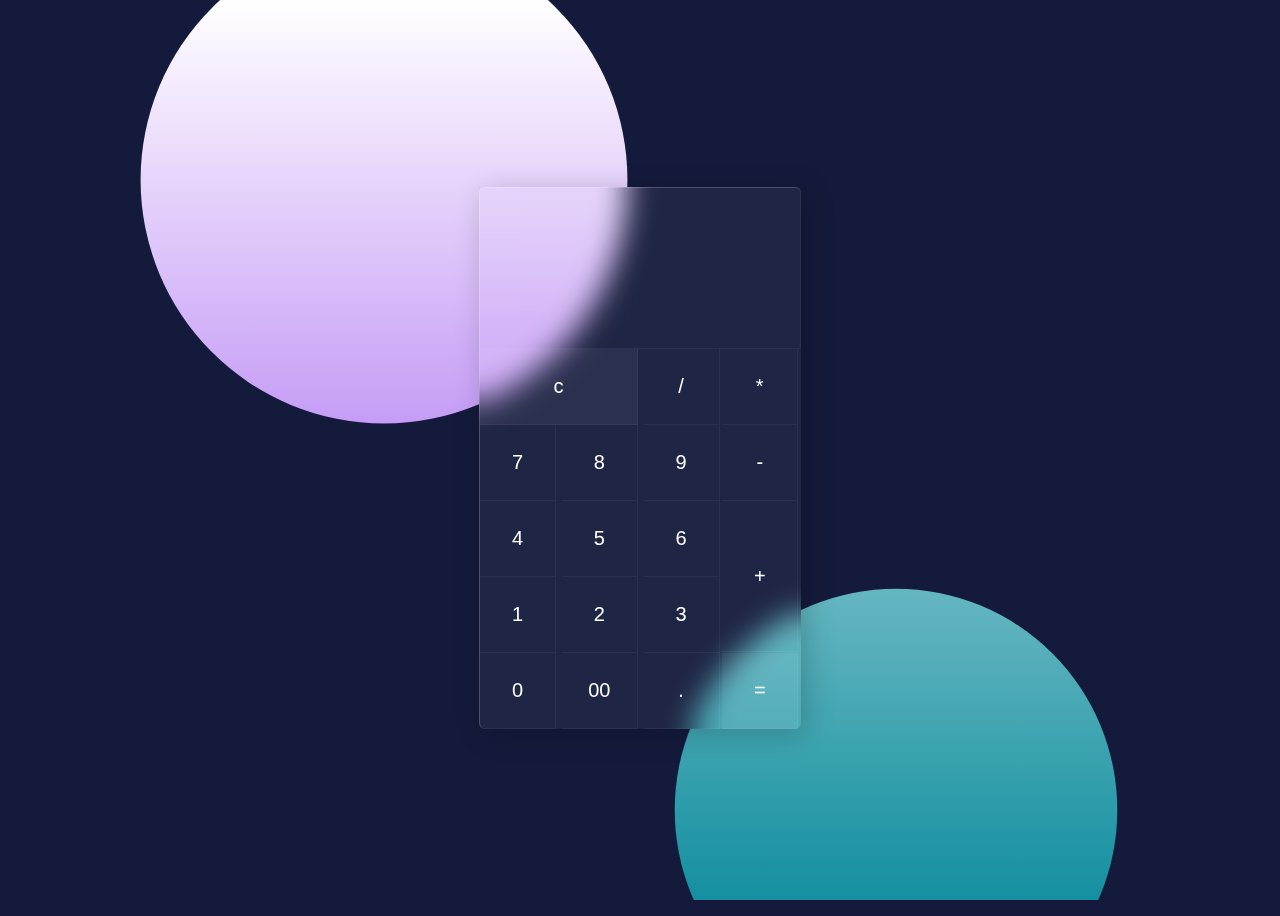
<file: Calculadora (cristalmorfismo)/index.html>
<!DOCTYPE html>
<html lang="en">
    <head>
        <meta charset="UTF-8">
        <meta http-equiv="X-UA-Compatible" content="IE=edge">
        <meta name="viewport" content="width=device-width, initial-scale=1.0">
        <title>Calculadora Cristalmorfica</title>
        <link rel="stylesheet" href="calculadoraConCristalmorfismo.css">
    </head>
    <body>
        <div class="container">
            <form class ="calculadora" name="calc">
                <input type="text" readonly class="value" name="txt">
                <span class="numClear" onclick="calc.txt.value=''" >c</span>
                <span class="num" onclick="document.calc.txt.value += '/'">/</span>
                <span class="num" onclick="document.calc.txt.value += '*'">*</span>
                <span class="num" onclick="document.calc.txt.value += '7'">7</span>
                <span class="num" onclick="document.calc.txt.value += '8'">8</span>
                <span class="num" onclick="document.calc.txt.value += '9'">9</span>
                <span class="num" onclick="document.calc.txt.value += '-'">-</span>
                <span class="num" onclick="document.calc.txt.value += '4'">4</span>
                <span class="num" onclick="document.calc.txt.value += '5'">5</span>
                <span class="num" onclick="document.calc.txt.value += '6'">6</span>
                <span class="numPlus" onclick="document.calc.txt.value += '+'">+</span>
                <span class="num" onclick="document.calc.txt.value += '1'">1</span>
                <span class="num" onclick="document.calc.txt.value += '2'">2</span>
                <span class="num" onclick="document.calc.txt.value += '3'">3</span>
                <span class="num" onclick="document.calc.txt.value += '0'">0</span>
                <span class="num" onclick="document.calc.txt.value += '00'">00</span>
                <span class="num" onclick="document.calc.txt.value += '.'">.</span>
                <span class="numIgual" onclick="document.calc.txt.value =eval(calc.txt.value)">=</span>
            </form>
        </div>
            
         <!-- Script para girar (para efecto cristalmorfismo) -->
         
            <script type="text/javascript" src="vanilla-tilt.js"></script>
            <script type="text/javascript">
            VanillaTilt.init(document.querySelector(".container"), {
                max: 25,
                speed: 400,
                glare:true,
                "max-glare":0.2,
                });</script>
    </body>
</html>
</file>
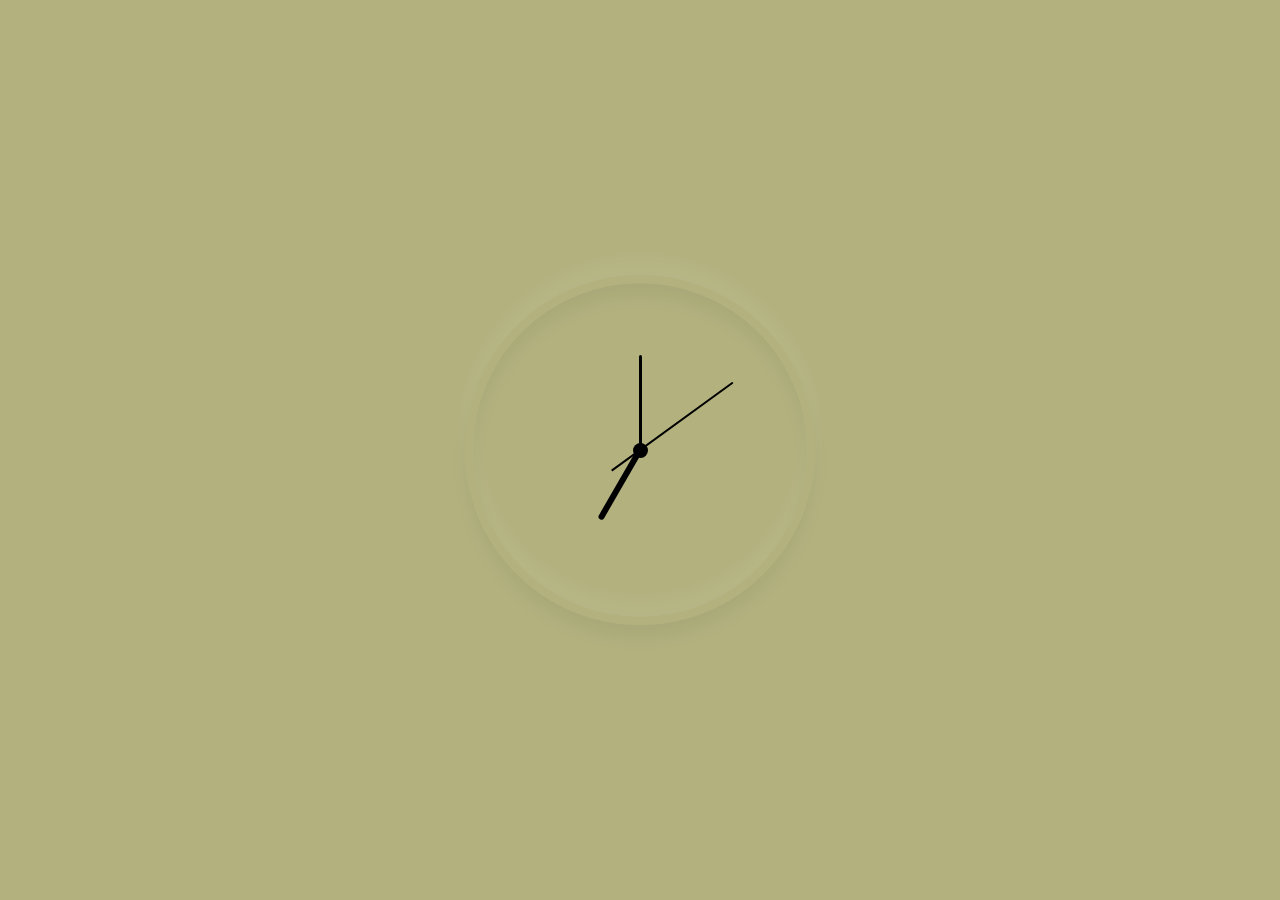
<file: Reloj analogico con movimiento/Reloj analogico con movimiento/Reloj analogico.html>
<!DOCTYPE html>
<html lang="en">
    <head>
        <meta charset="UTF-8">
        <meta http-equiv="X-UA-Compatible" content="IE=edge">
        <meta name="viewport" content="width=device-width, initial-scale=1.0">
        <title>Reloj Analogico / Analog Clock</title>
        <link rel="stylesheet" href="Estilo del reloj.css">
    </head>
    <body>
        <div class="reloj">
               <div class="hora">
                   <div class="hs" id="hs"></div>
                </div>
                <div class="minuto">
                    <div class="min" id="min"></div>
                </div>
                <div class="segundo">
                    <div class="sg" id="sg"></div>
                </div>
        </div>
        <script type="text/javascript">
            const deg = 6;
            const hs = document.querySelector('#hs');
            const min = document.querySelector('#min');
            const sg = document.querySelector('#sg');

            setInterval(() =>{
                let day = new Date();
            let hh = day.getHours() * 30;  
            let mm = day.getMinutes() * deg;
            let ss= day.getSeconds() * deg;

            hs.style.transform = `rotateZ(${(hh)+(mm/12)}deg)`;
            min.style.transform = `rotateZ(${(mm)}deg)`;
            sg.style.transform = `rotateZ(${(ss)}deg)`;

            })
          

        </script>
    </body>
</html>
</file>
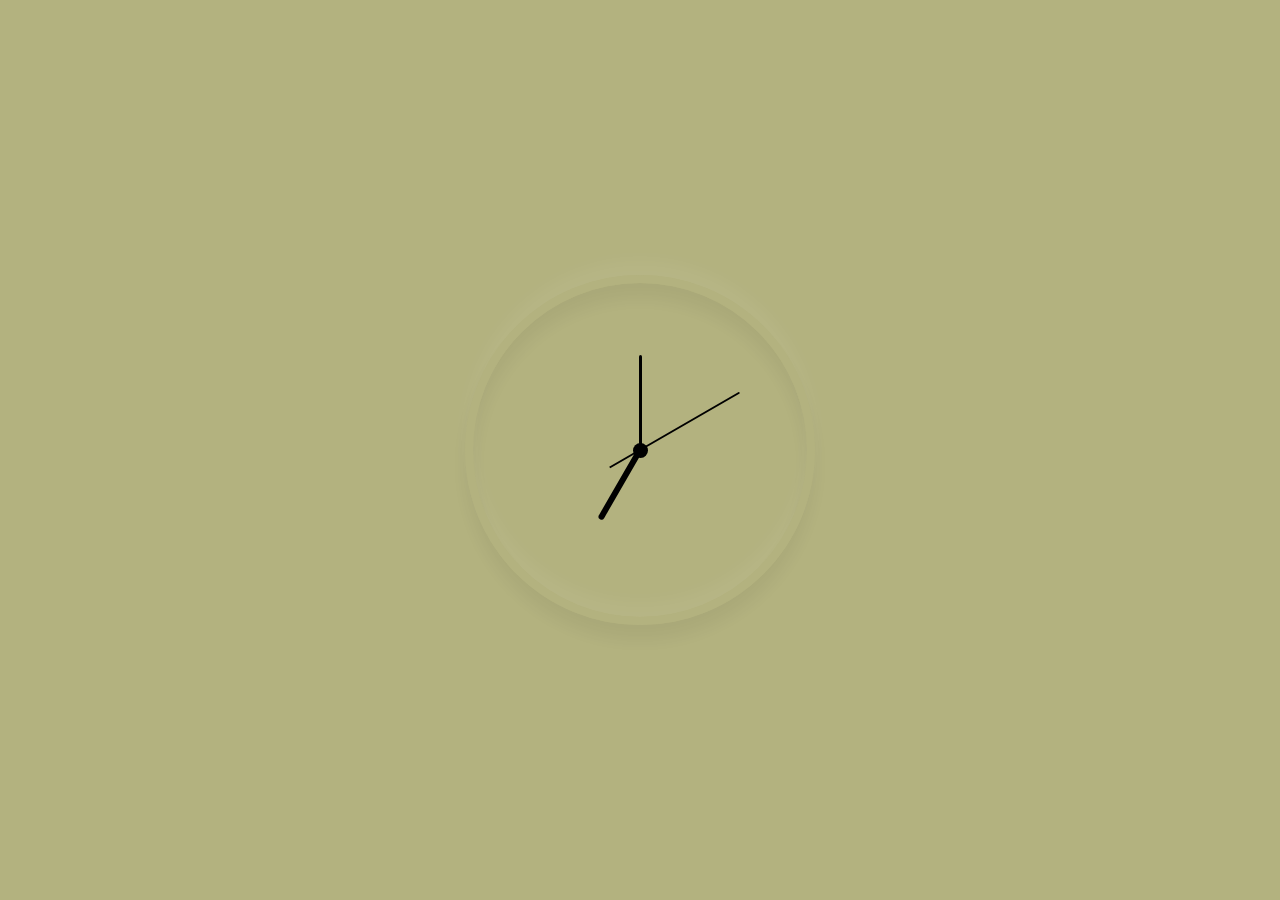
<file: Reloj analogico con movimiento/Reloj analogico con movimiento/Relojanalogico.html>
<!DOCTYPE html>
<html lang="en">
    <head>
        <meta charset="UTF-8">
        <meta http-equiv="X-UA-Compatible" content="IE=edge">
        <meta name="viewport" content="width=device-width, initial-scale=1.0">
        <title>Reloj Analogico / Analog Clock</title>
        <link rel="stylesheet" href="Estilo del reloj.css">
    </head>
    <body>
        <!--Reloj analogico con en tiempo real-->
<section>
        <div class="reloj">
               <div class="hora">
                   <div class="hs" id="hs"></div>
                </div>
                <div class="minuto">
                    <div class="min" id="min"></div>
                </div>
                <div class="segundo">
                    <div class="sg" id="sg"></div>
                </div>
        </div>
        <script type="text/javascript">
            const deg = 6;
            const hs = document.querySelector('#hs');
            const min = document.querySelector('#min');
            const sg = document.querySelector('#sg');

            setInterval(() =>{
                let day = new Date();
            let hh = day.getHours() * 30;  
            let mm = day.getMinutes() * deg;
            let ss= day.getSeconds() * deg;

            hs.style.transform = `rotateZ(${(hh)+(mm/12)}deg)`;
            min.style.transform = `rotateZ(${(mm)}deg)`;
            sg.style.transform = `rotateZ(${(ss)}deg)`;

            })


        </script>
        </section>
        
    </body>
</html>
</file>
<file: Calculadora (cristalmorfismo)/calculadoraConCristalmorfismo.css>
html
{
    margin: 0;
    padding: 0;
    box-sizing: border-box;
    font-family: sans-serif;
}

body
{
    display: flex;
    justify-content: center;
    align-items: center;
    min-height: 100vh;
    background: rgb(20, 26, 59);
}

body::before
{
    content: '';
    position: absolute;
    top: 0;
    left: 0;
    width: 100%;
    height: 100%;
    background: linear-gradient(rgb(255, 255, 255),rgb(133, 45, 235));
    clip-path: circle(22% at 30% 20%);
}
body::after
{
    content: '';
    position: absolute;
    top: 0;
    left: 0;
    width: 100%;
    height: 100%;
    background: linear-gradient(rgb(255, 255, 255),rgb(20, 144, 160));
    clip-path: circle(20% at 70% 90%);
}

/* calculadora */

.container{
    position: relative;
    background: rgba(255, 255, 255, 0.05);
    border-radius: 6px;
    overflow: hidden;
    z-index: 10;
    backdrop-filter: blur(15px);
    border-top: 1px solid rgba(255, 255, 255, 0.2);
    border-left: 1px solid rgba(255, 255, 255, 0.2);
    box-shadow: 5px 5px 30px rgba(0, 0, 0, 0.2);
}

.container .calculadora
{
    position: relative;
    display: grid;
}

.container .calculadora .value{
    grid-column: span 4;
    height: 140px;
    width: 300px; /* 300/4 = 75 */
    text-align: right;
    border: none;
    outline: none;
    padding: 10px;
    font-size: 30px;
    background: transparent;
    color: #fff;
    
    border-bottom: 1px solid rgba(255, 255, 255, 0.05);
    border-right: 1px solid rgba(255, 255, 255, 0.05);
}
.container .calculadora span
{
    display: grid;
    place-items: center;
    width: 75px;
    height: 75px;
    color: #fff;
    font-weight: 400;
    cursor: pointer;
    font-size: 20px;
    user-select: none;
    border-bottom: 1px solid rgba(255, 255, 255, 0.05);
    border-right: 1px solid rgba(255, 255, 255, 0.05);
    transition: 0.5s;

}

.container .calculadora span:hover
{
    transition: 0s;
    background: rgba(255, 255, 255, 0.05);
    
}
.container .calculadora span:active
{
    background: lightblue;
    color: #192f00;
    font-size: 24px;
    font-weight: 500;
     
}

.container .calculadora .numClear
{
    grid-column: span 2;
    width: 157px;
    background: rgba(255, 255, 255, 0.05);
}

.container .calculadora .numPlus
{
    grid-row: span 2;
    height: 150px;
}

.numIgual{
background: rgba(255, 255, 255, 0.05);
}
</file>
<file: Reloj analogico con movimiento/Reloj analogico con movimiento/Estilo del reloj.css>
*{
    margin: 0;
    padding: 0;
    box-sizing: border-box;
}

body 
{
    display: flex;
    justify-content: center;
    align-items: center;
    min-height: 100vh;
    background-color:rgb(179, 178, 127);
    
}

.reloj
{

    width: 350px;
    height: 350px;
    display: flex;
    justify-content: center;
    align-items: center;
    background: url(https://i.ibb.co/KbNJHCK/pngwing-com.png);
    background-size:cover;
    border: 8px solid rgb(179, 178, 127);
    border-radius: 50%;
    box-shadow: 0 -15px 15px rgba(255, 255, 255, 0.05),
    inset 0 -15px 15px rgba(255, 255, 255, 0.05),
    0 15px 15px rgba(0, 0, 0, 0.05),
    inset 0 15px 15px rgba(0, 0, 0, 0.05);
}
.reloj::before
{
content: '';
position:absolute;
width: 15px;
height: 15px;
background: rgb(0, 0, 0);
border-radius: 50%;
z-index: 10000;
}

.reloj .hora,
.reloj .minuto,
.reloj .segundo{
    position: absolute;
    }
.reloj .hora, .hs
{
    width: 160px;
    height: 160px;
     
}
.reloj .minuto, .min
{
    width: 190px;
    height: 190px;
     
}
.reloj .segundo, .sg
{
    width: 230px;
    height: 230px;
     
}
.hs, .min, .sg
{
    display: flex;
    justify-content: center;
    /*align-items: center;*/
    position: absolute;
    border-radius: 50%;
}
.hs::before
{
    content: '';
    position: absolute;
    width: 6px;
    height: 80px;
    background: #000000;
    z-index: 10;
    border-radius: 6px 6px 0 0;

}
.min::before
{
    content: '';
    position: absolute;
    width: 3px;
    height: 90px;
    background: rgb(0, 0, 0);
    z-index: 11;
    border-radius: 6px 6px 0 0;

}
.sg::before
{
    content: '';
    position: absolute;
    width: 1.5px;
    height: 150px;
    background: #000000;
    z-index: 12;
    border-radius: 6px 6px 0 0;

}
</file>
